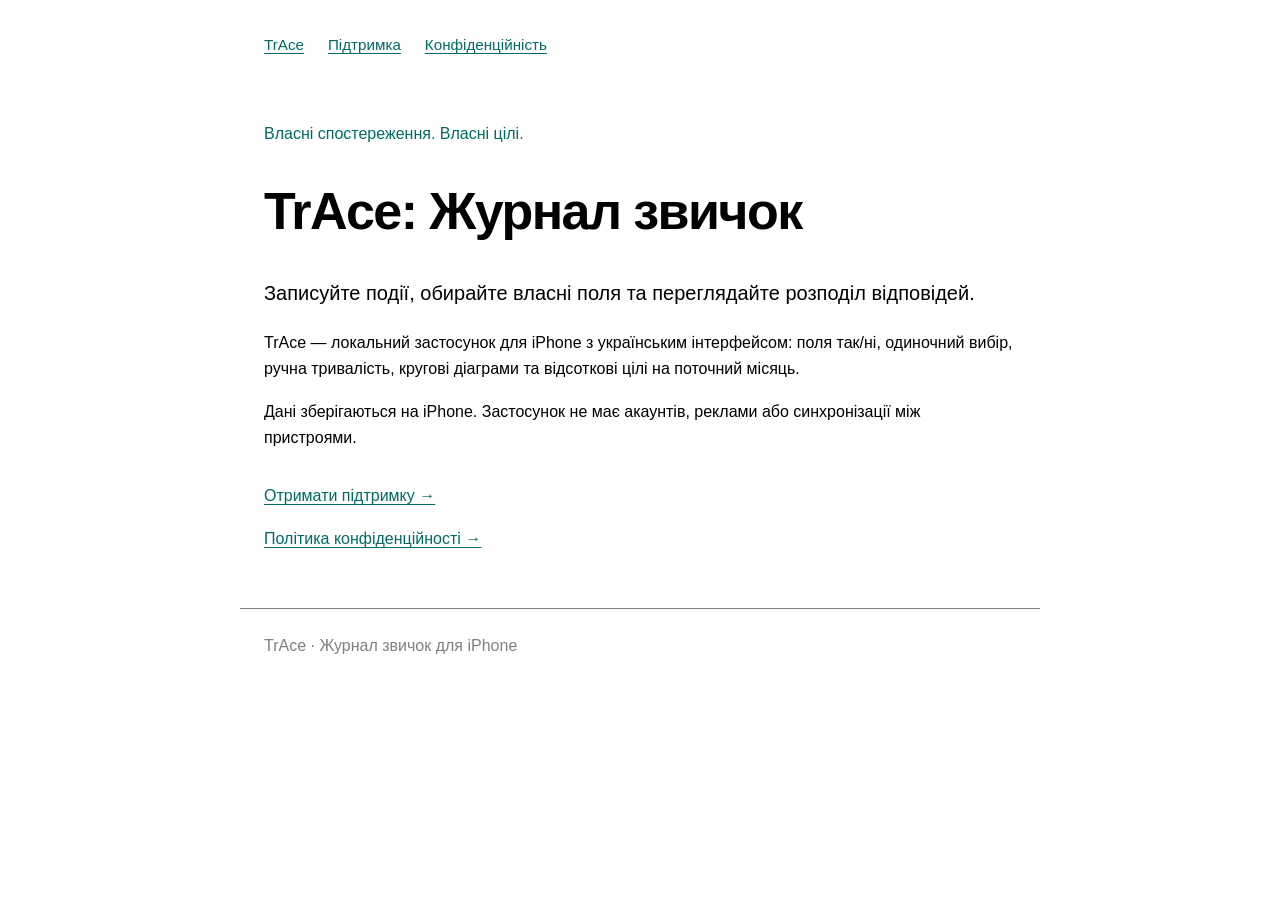
<file: index.html>
<!doctype html>
<html lang="uk"><head><meta charset="utf-8"><meta name="viewport" content="width=device-width, initial-scale=1">
<title>Журнал звичок — TrAce</title><link rel="stylesheet" href="./style.css"></head><body>
<main><nav aria-label="Навігація"><a href="./">TrAce</a><a href="./support/">Підтримка</a><a href="./privacy/">Конфіденційність</a></nav>
<p class="eyebrow">Власні спостереження. Власні цілі.</p><h1>TrAce: Журнал звичок</h1>
<p class="lead">Записуйте події, обирайте власні поля та переглядайте розподіл відповідей.</p>
<p>TrAce — локальний застосунок для iPhone з українським інтерфейсом: поля так/ні, одиночний вибір, ручна тривалість, кругові діаграми та відсоткові цілі на поточний місяць.</p>
<p>Дані зберігаються на iPhone. Застосунок не має акаунтів, реклами або синхронізації між пристроями.</p>
<div class="links"><a href="support/">Отримати підтримку →</a><a href="privacy/">Політика конфіденційності →</a></div></main><footer>TrAce · Журнал звичок для iPhone</footer></body></html>
</file>
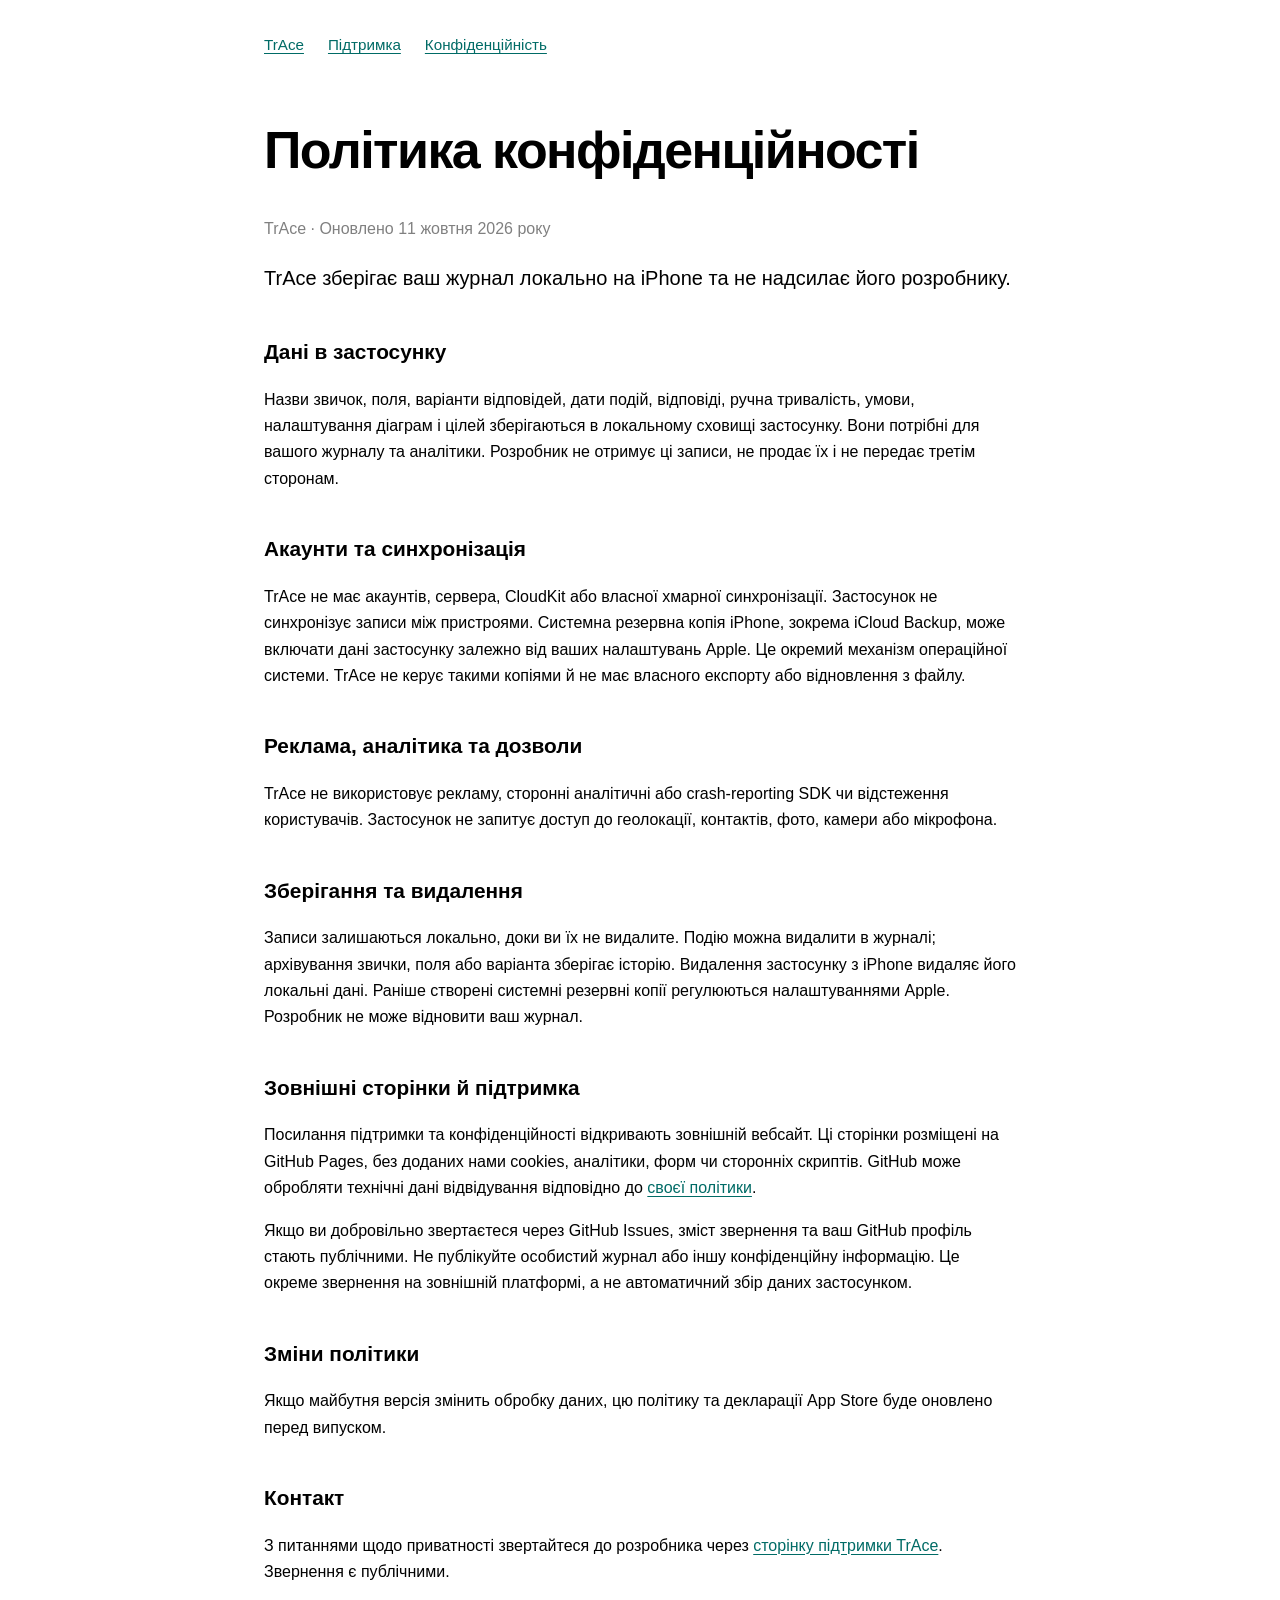
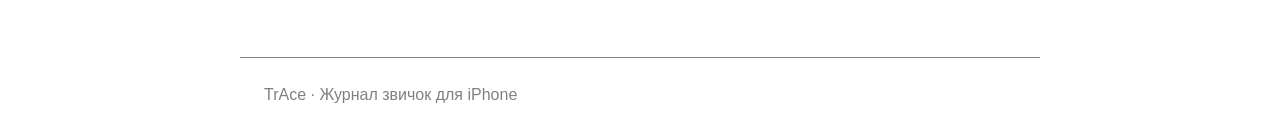
<file: privacy/index.html>
<!doctype html>
<html lang="uk"><head><meta charset="utf-8"><meta name="viewport" content="width=device-width, initial-scale=1">
<title>Політика конфіденційності — TrAce</title><link rel="stylesheet" href="../style.css"></head><body>
<main><nav aria-label="Навігація"><a href="../">TrAce</a><a href="../support/">Підтримка</a><a href="../privacy/">Конфіденційність</a></nav>
<h1>Політика конфіденційності</h1><p class="muted">TrAce · Оновлено 11 жовтня 2026 року</p>
<p class="lead">TrAce зберігає ваш журнал локально на iPhone та не надсилає його розробнику.</p>
<h2>Дані в застосунку</h2><p>Назви звичок, поля, варіанти відповідей, дати подій, відповіді, ручна тривалість, умови, налаштування діаграм і цілей зберігаються в локальному сховищі застосунку. Вони потрібні для вашого журналу та аналітики. Розробник не отримує ці записи, не продає їх і не передає третім сторонам.</p>
<h2>Акаунти та синхронізація</h2><p>TrAce не має акаунтів, сервера, CloudKit або власної хмарної синхронізації. Застосунок не синхронізує записи між пристроями. Системна резервна копія iPhone, зокрема iCloud Backup, може включати дані застосунку залежно від ваших налаштувань Apple. Це окремий механізм операційної системи. TrAce не керує такими копіями й не має власного експорту або відновлення з файлу.</p>
<h2>Реклама, аналітика та дозволи</h2><p>TrAce не використовує рекламу, сторонні аналітичні або crash-reporting SDK чи відстеження користувачів. Застосунок не запитує доступ до геолокації, контактів, фото, камери або мікрофона.</p>
<h2>Зберігання та видалення</h2><p>Записи залишаються локально, доки ви їх не видалите. Подію можна видалити в журналі; архівування звички, поля або варіанта зберігає історію. Видалення застосунку з iPhone видаляє його локальні дані. Раніше створені системні резервні копії регулюються налаштуваннями Apple. Розробник не може відновити ваш журнал.</p>
<h2>Зовнішні сторінки й підтримка</h2><p>Посилання підтримки та конфіденційності відкривають зовнішній вебсайт. Ці сторінки розміщені на GitHub Pages, без доданих нами cookies, аналітики, форм чи сторонніх скриптів. GitHub може обробляти технічні дані відвідування відповідно до <a href="https://docs.github.com/en/site-policy/privacy-policies/github-general-privacy-statement">своєї політики</a>.</p><p>Якщо ви добровільно звертаєтеся через GitHub Issues, зміст звернення та ваш GitHub профіль стають публічними. Не публікуйте особистий журнал або іншу конфіденційну інформацію. Це окреме звернення на зовнішній платформі, а не автоматичний збір даних застосунком.</p>
<h2>Зміни політики</h2><p>Якщо майбутня версія змінить обробку даних, цю політику та декларації App Store буде оновлено перед випуском.</p>
<h2>Контакт</h2><p>З питаннями щодо приватності звертайтеся до розробника через <a href="../support/">сторінку підтримки TrAce</a>. Звернення є публічними.</p></main><footer>TrAce · Журнал звичок для iPhone</footer></body></html>
</file>
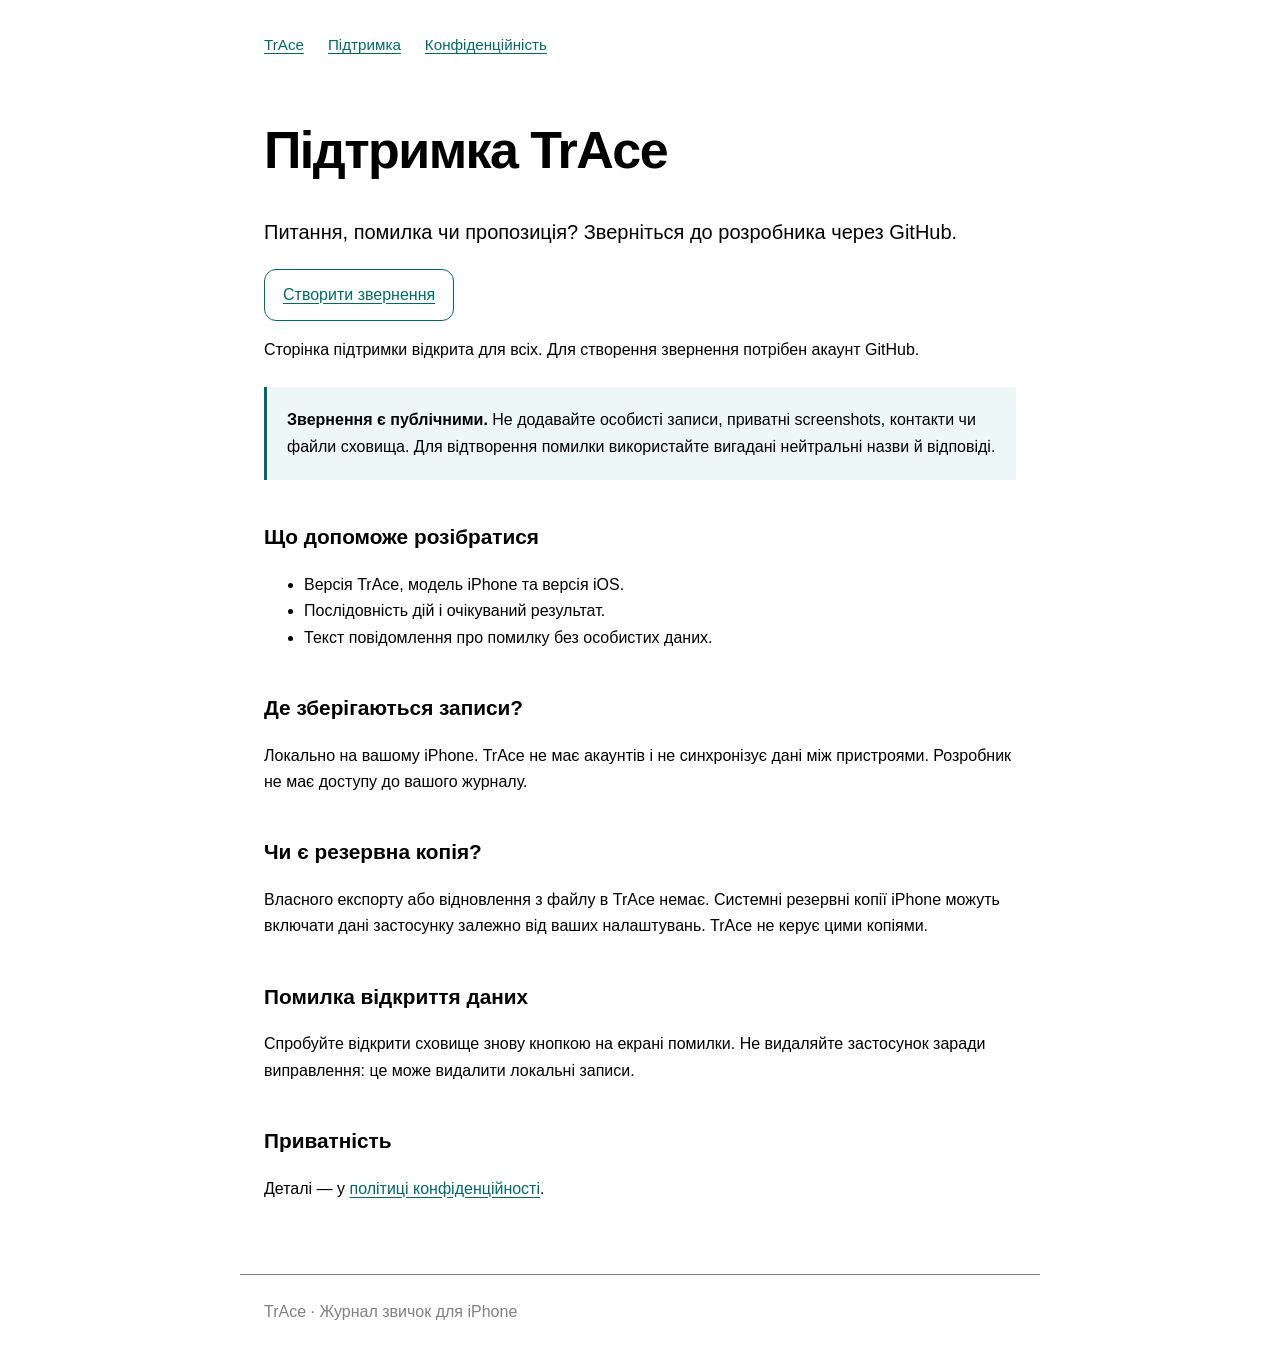
<file: support/index.html>
<!doctype html>
<html lang="uk"><head><meta charset="utf-8"><meta name="viewport" content="width=device-width, initial-scale=1">
<title>Підтримка — TrAce</title><link rel="stylesheet" href="../style.css"></head><body>
<main><nav aria-label="Навігація"><a href="../">TrAce</a><a href="../support/">Підтримка</a><a href="../privacy/">Конфіденційність</a></nav>
<h1>Підтримка TrAce</h1>
<p class="lead">Питання, помилка чи пропозиція? Зверніться до розробника через GitHub.</p>
<p><a class="action" href="https://github.com/stradivarius-ios-apps/trace-public-pages/issues/new">Створити звернення</a></p>
<p>Сторінка підтримки відкрита для всіх. Для створення звернення потрібен акаунт GitHub.</p>
<aside><strong>Звернення є публічними.</strong> Не додавайте особисті записи, приватні screenshots, контакти чи файли сховища. Для відтворення помилки використайте вигадані нейтральні назви й відповіді.</aside>
<h2>Що допоможе розібратися</h2><ul><li>Версія TrAce, модель iPhone та версія iOS.</li><li>Послідовність дій і очікуваний результат.</li><li>Текст повідомлення про помилку без особистих даних.</li></ul>
<h2>Де зберігаються записи?</h2><p>Локально на вашому iPhone. TrAce не має акаунтів і не синхронізує дані між пристроями. Розробник не має доступу до вашого журналу.</p>
<h2>Чи є резервна копія?</h2><p>Власного експорту або відновлення з файлу в TrAce немає. Системні резервні копії iPhone можуть включати дані застосунку залежно від ваших налаштувань. TrAce не керує цими копіями.</p>
<h2>Помилка відкриття даних</h2><p>Спробуйте відкрити сховище знову кнопкою на екрані помилки. Не видаляйте застосунок заради виправлення: це може видалити локальні записи.</p>
<h2>Приватність</h2><p>Деталі — у <a href="../privacy/">політиці конфіденційності</a>.</p></main><footer>TrAce · Журнал звичок для iPhone</footer></body></html>
</file>
<file: style.css>
:root{color-scheme:light dark;font-family:-apple-system,BlinkMacSystemFont,"Segoe UI",sans-serif;line-height:1.65;--accent:light-dark(#006b66,#6fddd1)}*{box-sizing:border-box}body{margin:0;background:Canvas;color:CanvasText}main{max-width:800px;margin:auto;padding:32px 24px 56px}nav{display:flex;flex-wrap:wrap;gap:12px 24px;margin-bottom:64px;font-size:.95rem}a{color:var(--accent);text-underline-offset:.2em}a:focus-visible{outline:3px solid var(--accent);outline-offset:5px}h1{font-size:clamp(2rem,6vw,3.25rem);line-height:1.15;letter-spacing:-.03em;overflow-wrap:anywhere}h2{font-size:1.3rem;margin-top:2.5rem}.lead{font-size:1.25rem}.muted{color:GrayText}.eyebrow{color:var(--accent)}aside{padding:20px;border-inline-start:3px solid var(--accent);background:light-dark(#edf7f5,#162f2b);margin-block:24px}.links{display:grid;gap:16px;margin-top:32px}.action{display:inline-block;padding:12px 18px;border:1px solid var(--accent);border-radius:12px}footer{max-width:800px;padding:24px;margin:auto;border-top:1px solid GrayText;color:GrayText}@media(prefers-reduced-motion:no-preference){a{transition:color .15s}}
</file>
